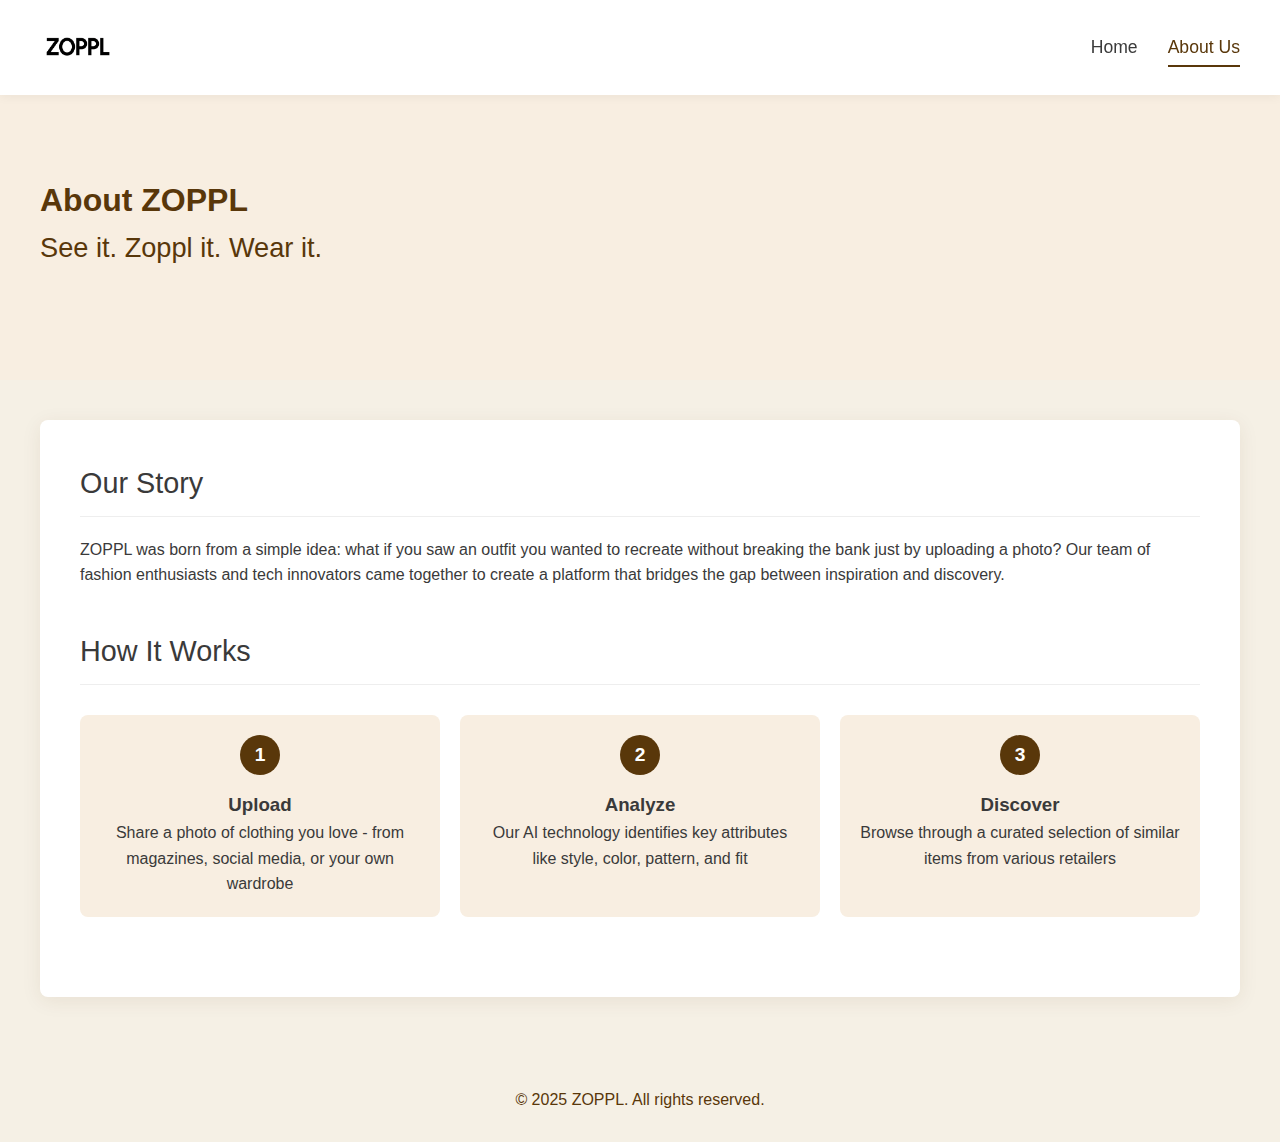
<file: frontend/about.html>
<!DOCTYPE html>
<html lang="en">
  <head>
    <meta charset="UTF-8" />
    <meta name="viewport" content="width=device-width, initial-scale=1.0" />
    <title>About Us - ZOPPL</title>
    <link rel="stylesheet" href="styles.css" />
    <link rel="icon" type="image/svg+xml" href="/favicon.svg">
<link rel="alternate icon" type="image/png" sizes="32x32" href="/favicon-32x32.png">
<link rel="alternate icon" type="image/png" sizes="16x16" href="/favicon-16x16.png">
<link rel="apple-touch-icon" sizes="180x180" href="/apple-touch-icon.png">
<link rel="manifest" href="/site.webmanifest">
  </head>
  <body>
    <nav class="navbar">
      <div class="container">
        <div class="logo-container">
          <img src="logo.png" alt="ZOPPL Logo" class="logo-image" />
        </div>
        <ul class="nav-links">
          <li><a href="index.html">Home</a></li>
          <li><a href="about.html" class="active">About Us</a></li>
        </ul>
      </div>
    </nav>

    <header class="about-header">
      <div class="container">
        <h1>About ZOPPL</h1>
        <p class="search-summary">See it. Zoppl it. Wear it.</p>
      </div>
    </header>

    <div class="container">
      <div class="about-content">
        <section class="about-section">
          <h2>Our Story</h2>
          <p>
            ZOPPL was born from a simple idea: what if you saw an outfit you
            wanted to recreate without breaking the bank just by uploading a
            photo? Our team of fashion enthusiasts and tech innovators came
            together to create a platform that bridges the gap between
            inspiration and discovery.
          </p>
          <!-- <p>
            Founded in 2025, we've been on a mission to make fashion more
            accessible and shopping more intuitive. Our AI-powered platform
            analyzes your images to identify similar clothing items from across
            the web, saving you hours of searching.
          </p> -->
        </section>

        <section class="about-section">
          <h2>How It Works</h2>
          <div class="how-it-works">
            <div class="step">
              <div class="step-number">1</div>
              <h3>Upload</h3>
              <p>
                Share a photo of clothing you love - from magazines, social
                media, or your own wardrobe
              </p>
            </div>
            <div class="step">
              <div class="step-number">2</div>
              <h3>Analyze</h3>
              <p>
                Our AI technology identifies key attributes like style, color,
                pattern, and fit
              </p>
            </div>
            <div class="step">
              <div class="step-number">3</div>
              <h3>Discover</h3>
              <p>
                Browse through a curated selection of similar items from various
                retailers
              </p>
            </div>
          </div>
        </section>

        <!-- <section class="about-section">
          <h2>Our Values</h2>
          <div class="values-grid">
            <div class="value-item">
              <h3>Innovation</h3>
              <p>
                We continuously improve our technology to deliver the most
                accurate results
              </p>
            </div>
            <div class="value-item">
              <h3>Simplicity</h3>
              <p>
                We believe fashion discovery should be easy, intuitive, and
                accessible to everyone
              </p>
            </div>
            <div class="value-item">
              <h3>Diversity</h3>
              <p>
                We celebrate all styles, budgets, and fashion preferences
                through our inclusive platform
              </p>
            </div>
            <div class="value-item">
              <h3>Transparency</h3>
              <p>
                We're clear about how we present results and never prioritize
                paid placements
              </p>
            </div>
          </div> -->
        </section>

        <!-- <section class="about-section">
          <h2>Contact Us</h2>
          <p>
            Have questions or feedback? We'd love to hear from you! Reach out to
            our team at
            <a href="mailto:hello@zoppl.com">hello@zoppl.com</a> or follow us on
            social media to stay updated on the latest features and fashion
            trends.
          </p>
          <div class="social-links">
            <a href="#" class="social-link">Instagram</a>
            <a href="#" class="social-link">Twitter</a>
            <a href="#" class="social-link">Pinterest</a>
          </div>
        </section> -->
      </div>
    </div>

    <footer>
      <div class="container">
        <p>&copy; 2025 ZOPPL. All rights reserved.</p>
      </div>
    </footer>
  </body>
</html>
</file>
<file: frontend/styles.css>
:root {
  --primary-color: #59370a; /* Dark brown from your gradient */
  --secondary-color: #f8eee1; /* Light cream/beige that complements brown */
  --accent-color: #d18f51; /* Amber/copper from your gradient */
  --text-color: #3a3a3a; /* Slightly softer than pure black */
  --card-shadow: 0 4px 20px rgba(89, 55, 10, 0.08); /* Shadow with brown tint */
  --hover-shadow: 0 8px 30px rgba(89, 55, 10, 0.15); /* Deeper shadow with brown tint */
  --transition: all 0.3s ease;
}

* {
  margin: 0;
  padding: 0;
  box-sizing: border-box;
  font-family: 'Helvetica Neue', Arial, sans-serif;
}

body {
  background-color: #f5f0e5;
  color: var(--text-color);
  line-height: 1.6;
}

/* Navigation Bar Styles */
.navbar {
  background-color: white;
  box-shadow: 0 2px 10px rgba(0, 0, 0, 0.05);
  position: sticky;
  top: 0;
  z-index: 1000;
}

.navbar .container {
  display: flex;
  justify-content: space-between;
  align-items: center;
  padding: 10px 40px;
}

/* Logo Styling */
.logo-container {
  display: flex;
  align-items: center;
}

.logo-image {
  height: 75px;
  width: auto;
}

.nav-links {
  display: flex;
  list-style: none;
  gap: 30px;
}

.nav-links a {
  text-decoration: none;
  color: var(--text-color);
  font-size: 1.1rem;
  font-weight: 500;
  padding: 10px 0;
  transition: var(--transition);
  position: relative;
}

.nav-links a:after {
  content: '';
  position: absolute;
  width: 0;
  height: 2px;
  bottom: 0;
  left: 0;
  background-color: var(--primary-color);
  transition: var(--transition);
}

.nav-links a:hover:after,
.nav-links a.active:after {
  width: 100%;
}

.nav-links a.active {
  color: var(--primary-color);
}

/* Modern Header Styling */
.modern-header {
  background: linear-gradient(135deg, #59370a 0%, #d18f51 100%);
  padding: 80px 0;
  position: relative;
  text-align: left;
  overflow: hidden;
  box-shadow: 0 4px 20px rgba(0, 0, 0, 0.05);
}

.modern-header::before {
  content: '';
  position: absolute;
  top: 0;
  left: 0;
  right: 0;
  bottom: 0;
  background: url('pattern.png') repeat;
  opacity: 0.05;
  z-index: 0;
}

.header-content {
  position: relative;
  z-index: 1;
  max-width: 650px;
}

.modern-header h1 {
  font-size: 3.2rem;
  font-weight: 700;
  letter-spacing: -0.5px;
  margin-bottom: 20px;
  color: white;
  line-height: 1.1;
}

.modern-header {
  font-size: 1.4rem;
  color: white;
  margin-bottom: 30px;
  font-weight: 400;
  font-style: normal;
}

.search-summarymain {
  font-size: 1.7rem;
  color: white;
  margin-bottom: 30px;
  font-weight: 400;
  font-style: normal;
}

.search-summary {
  font-size: 1.7rem;
  color: var(--primary-color);
  margin-bottom: 30px;
  font-weight: 400;
  font-style: normal;
}
.cta-button {
  display: inline-block;
  background-color: rgb(50, 32, 0);
  color: white;
  padding: 14px 32px;
  border-radius: 30px;
  text-decoration: none;
  font-weight: 500;
  font-size: 1.1rem;
  transition: all 0.3s ease;
  box-shadow: 0 4px 12px rgba(0, 0, 0, 0.1);
}

.cta-button:hover {
  background-color: #000;
  transform: translateY(-2px);
  box-shadow: 0 6px 14px rgba(0, 0, 0, 0.15);
}

.container {
  max-width: 1400px;
  margin: 0 auto;
  padding: 0 40px; /* Added side padding */
}

/* Upload section styles */
.upload-section {
  background: white;
  border-radius: 8px;
  box-shadow: var(--card-shadow);
  padding: 30px;
  text-align: center;
  margin-bottom: 30px;
  margin-top: 40px;
}

.upload-section h2 {
  font-size: 1.5rem;
  font-weight: 400;
  margin-bottom: 15px;
}

.upload-area {
  border: 2px dashed #ddd;
  border-radius: 8px;
  padding: 30px;
  margin: 15px 0;
  transition: var(--transition);
  position: relative;
}

.upload-area:hover {
  border-color: var(--primary-color);
}

.upload-area input[type='file'] {
  position: absolute;
  width: 100%;
  height: 100%;
  top: 0;
  left: 0;
  opacity: 0;
  cursor: pointer;
}

.preview-container {
  display: none;
  margin: 20px auto;
  max-width: 300px;
}

.preview-container img {
  max-width: 100%;
  border-radius: 8px;
  box-shadow: 0 2px 10px rgba(0, 0, 0, 0.1);
}

.upload-button {
  background: var(--primary-color);
  color: white;
  border: none;
  border-radius: 30px;
  padding: 12px 30px;
  font-size: 1rem;
  cursor: pointer;
  transition: var(--transition);
  margin-top: 20px;
}

.upload-button:hover {
  background: #000;
  transform: translateY(-2px);
}

.upload-button:disabled {
  background: #ccc;
  cursor: not-allowed;
  transform: none;
}

.error-message {
  color: #e63946;
  margin-top: 15px;
  display: none;
}

.loading-indicator {
  display: none;
  margin: 20px auto;
}

.spinner {
  border: 4px solid rgba(0, 0, 0, 0.1);
  border-radius: 50%;
  border-top: 4px solid var(--primary-color);
  width: 30px;
  height: 30px;
  animation: spin 1s linear infinite;
  margin: 0 auto;
}

@keyframes spin {
  0% {
    transform: rotate(0deg);
  }
  100% {
    transform: rotate(360deg);
  }
}

/* Clothing Analysis Section */
.clothing-analysis {
  background: white;
  border-radius: 8px;
  box-shadow: var(--card-shadow);
  padding: 25px;
  margin-bottom: 30px;
  display: none;
}

.clothing-analysis h2 {
  font-size: 1.5rem;
  font-weight: 400;
  margin-bottom: 15px;
  border-bottom: 1px solid #eee;
  padding-bottom: 10px;
}

.analysis-grid {
  display: grid;
  grid-template-columns: repeat(auto-fill, minmax(200px, 1fr));
  gap: 15px;
}

.analysis-item {
  background: #f9f9f9;
  border-radius: 8px;
  padding: 15px;
}

.analysis-label {
  font-weight: 500;
  color: #666;
  font-size: 0.9rem;
  margin-bottom: 5px;
}

.analysis-value {
  font-size: 1.1rem;
}

/* Results section */
.results-title {
  text-align: center;
  margin: 40px 0 20px;
  font-weight: 300;
  font-size: 2rem;
}

.no-results {
  text-align: center;
  padding: 50px 0;
  color: #666;
  font-style: italic;
  display: none;
}

.filters {
  display: flex;
  gap: 15px;
  margin-bottom: 20px;
  flex-wrap: wrap;
  justify-content: center;
}

.filter-button {
  background: white;
  border: 1px solid #ddd;
  border-radius: 30px;
  padding: 8px 16px;
  font-size: 0.9rem;
  cursor: pointer;
  transition: var(--transition);
}

.filter-button:hover,
.filter-button.active {
  background: var(--primary-color);
  color: white;
  border-color: var(--primary-color);
}

/* Products Grid */
.products-grid {
  display: grid;
  grid-template-columns: repeat(auto-fill, minmax(300px, 1fr));
  gap: 30px;
  padding: 20px 0;
}

.product-card {
  background: white;
  border-radius: 8px;
  overflow: hidden;
  box-shadow: var(--card-shadow);
  transition: var(--transition);
  height: 100%;
  display: flex;
  flex-direction: column;
  cursor: pointer;
  position: relative;
}

.product-card:hover {
  transform: translateY(-5px);
  box-shadow: var(--hover-shadow);
}

.product-link {
  position: absolute;
  top: 0;
  left: 0;
  width: 100%;
  height: 100%;
  z-index: 1;
}

.product-image {
  height: 320px;
  overflow: hidden;
  position: relative;
}

.product-image img {
  width: 100%;
  height: 100%;
  object-fit: cover;
  transition: transform 0.5s ease;
}

.product-card:hover .product-image img {
  transform: scale(1.05);
}

.product-info {
  padding: 20px;
  flex-grow: 1;
  display: flex;
  flex-direction: column;
}

.product-name {
  font-size: 1rem;
  font-weight: 500;
  margin-bottom: 8px;
  line-height: 1.3;
}

.product-price {
  font-size: 1.2rem;
  font-weight: 600;
  margin: 10px 0;
}

.product-attributes {
  margin-top: auto;
  padding-top: 15px;
  border-top: 1px solid #eee;
  display: flex;
  flex-wrap: wrap;
  gap: 8px;
}

.attribute {
  background: #f0f0f0;
  color: #555;
  font-size: 0.8rem;
  padding: 4px 10px;
  border-radius: 20px;
  display: inline-block;
}

.availability {
  font-size: 0.85rem;
  margin-top: 10px;
  color: #666;
}

.available {
  color: #2e7d32;
}

.unavailable {
  color: #c62828;
}

/* Footer Styles */
footer {
  background-color: varp(--secondary-color);
  color: var(--primary-color);
  padding: 30px 0;
  margin-top: 60px;
  text-align: center;
}

/* About Page Styles */
.about-header {
  background-color: var(--secondary-color);
  padding: 80px 0;
  color: var(--primary-color);
}

.about-content {
  background: white;
  border-radius: 8px;
  box-shadow: var(--card-shadow);
  padding: 40px;
  margin: 40px 0;
}

.about-section {
  margin-bottom: 40px;
}

.about-section h2 {
  font-size: 1.8rem;
  font-weight: 400;
  margin-bottom: 20px;
  padding-bottom: 10px;
  border-bottom: 1px solid #eee;
}

.how-it-works {
  display: flex;
  justify-content: space-around;
  gap: 20px;
  margin: 30px 0;
}

.step {
  text-align: center;
  flex: 1;
  padding: 20px;
  background-color: var(--secondary-color);
  border-radius: 8px;
}

.step-number {
  background-color: var(--primary-color);
  color: white;
  width: 40px;
  height: 40px;
  border-radius: 50%;
  display: flex;
  align-items: center;
  justify-content: center;
  font-size: 1.2rem;
  font-weight: bold;
  margin: 0 auto 15px;
}

.values-grid {
  display: grid;
  grid-template-columns: repeat(2, 1fr);
  gap: 20px;
  margin-top: 20px;
}

.value-item {
  background-color: var(--secondary-color);
  padding: 20px;
  border-radius: 8px;
}

.value-item h3 {
  margin-bottom: 10px;
  color: var(--primary-color);
}

.social-links {
  display: flex;
  gap: 20px;
  margin-top: 20px;
}

.social-link {
  text-decoration: none;
  color: var(--primary-color);
  font-weight: 500;
  transition: var(--transition);
}

.social-link:hover {
  color: var(--accent-color);
}

/* Responsive adjustments */
@media (max-width: 1200px) {
  .products-grid {
    grid-template-columns: repeat(3, 1fr);
  }
}

@media (max-width: 900px) {
  .products-grid {
    grid-template-columns: repeat(2, 1fr);
  }

  .values-grid {
    grid-template-columns: 1fr;
  }

  .how-it-works {
    flex-direction: column;
  }
}

@media (max-width: 768px) {
  .navbar .container {
    flex-direction: column;
    gap: 10px;
  }

  .container {
    padding: 0 20px;
  }

  .modern-header {
    padding: 50px 0;
    text-align: center;
  }

  .header-content {
    margin: 0 auto;
  }

  .modern-header h1 {
    font-size: 2.5rem;
  }

  .modern-header .search-summary {
    font-size: 1.2rem;
  }
}

@media (max-width: 600px) {
  .products-grid {
    grid-template-columns: 1fr;
  }

  .modern-header {
    padding: 30px 0;
  }

  .modern-header h1 {
    font-size: 1.8rem;
  }
}

.retailer-tag {
  position: absolute;
  top: 10px;
  right: 10px;
  padding: 3px 8px;
  font-size: 12px;
  text-transform: uppercase;
  border-radius: 4px;
}

.retailer-tag.zara {
  background-color: #000;
  color: #fff;
}

.retailer-tag.hm {
  background-color: #e50010;
  color: #fff;
}
/* Retailer tag styling */
.retailer-tag {
  position: absolute;
  top: 10px;
  right: 10px;
  padding: 3px 8px;
  font-size: 12px;
  font-weight: bold;
  text-transform: uppercase;
  border-radius: 4px;
  color: white;
  z-index: 2;
}

.retailer-tag.zara {
  background-color: #000;
}

.retailer-tag.hm {
  background-color: #e50010;
}

.retailer-tag.unknown {
  background-color: #666;
}

/* Enhanced product card styling */
.product-card {
  position: relative;
  border-radius: 8px;
  overflow: hidden;
  box-shadow: 0 2px 10px rgba(0, 0, 0, 0.1);
  transition: transform 0.3s ease, box-shadow 0.3s ease;
}

.product-card:hover {
  transform: translateY(-5px);
  box-shadow: 0 5px 15px rgba(0, 0, 0, 0.15);
}

.product-image {
  height: 300px;
  position: relative;
  overflow: hidden;
}

.product-image img {
  width: 100%;
  height: 100%;
  object-fit: cover;
  transition: transform 0.5s ease;
}

.product-card:hover .product-image img {
  transform: scale(1.05);
}

/* Add these styles to the end of your CSS file */

/* Retailer tag styling */
.retailer-tag {
  position: absolute;
  top: 10px;
  right: 10px;
  padding: 3px 8px;
  font-size: 12px;
  font-weight: bold;
  text-transform: uppercase;
  border-radius: 4px;
  color: white;
  z-index: 2;
}

.retailer-tag.zara {
  background-color: #000;
}

.retailer-tag.hm {
  background-color: #e50010;
}

.retailer-tag.unknown {
  background-color: #666;
}

/* Fix for product link and info display */
.product-link {
  text-decoration: none;
  color: inherit;
  display: block;
  width: 100%;
  height: 100%;
}

.product-info {
  background-color: white;
  padding: 20px;
  flex-grow: 1;
  display: flex;
  flex-direction: column;
  position: relative;
  z-index: 0;
}
</file>
